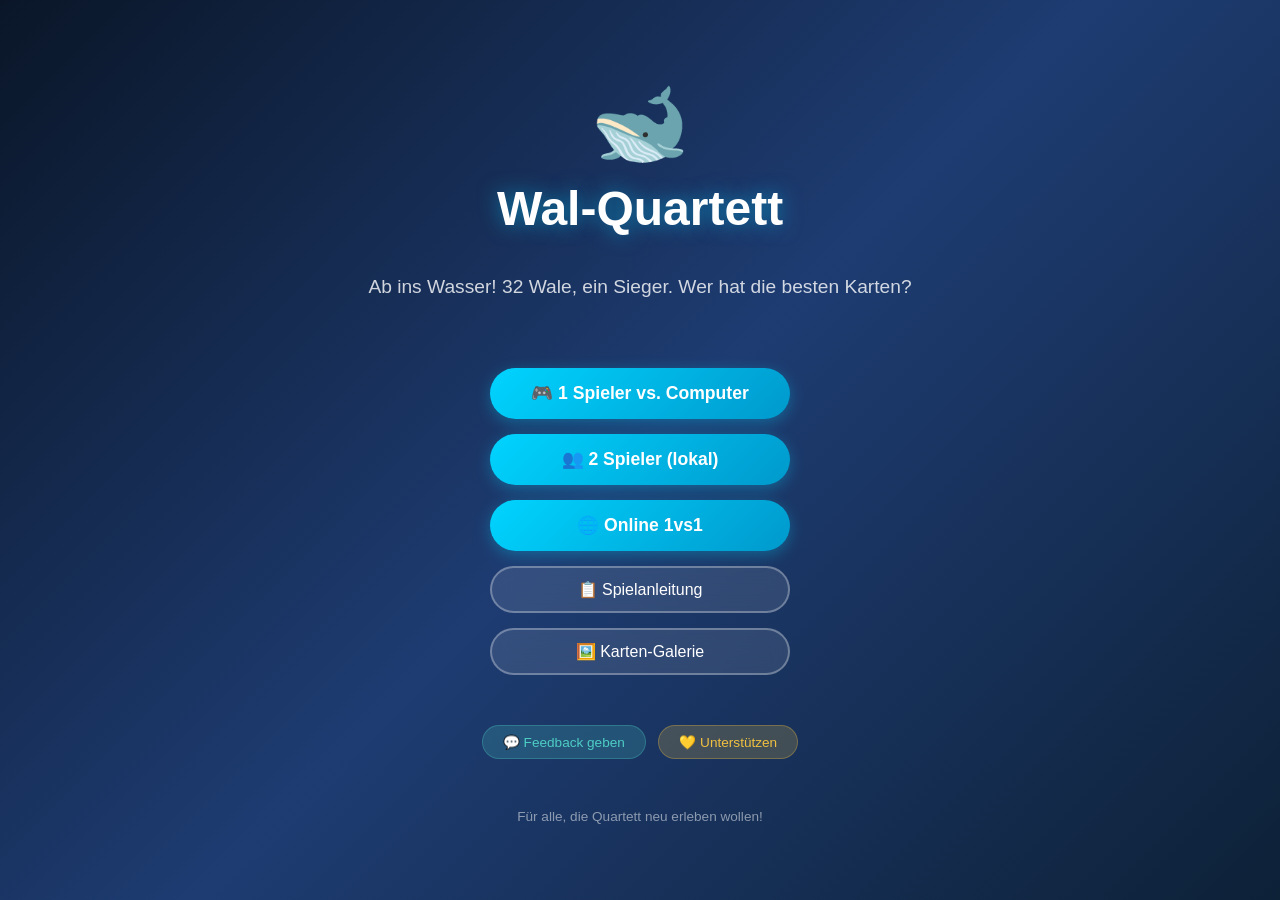
<file: index.html>
<!DOCTYPE html>
<html lang="de">
<head>
    <meta charset="UTF-8">
    <meta name="viewport" content="width=device-width, initial-scale=1.0">
    <meta http-equiv="Cache-Control" content="no-cache, no-store, must-revalidate">
    <meta http-equiv="Pragma" content="no-cache">
    <meta http-equiv="Expires" content="0">
    <title>Wal-Quartett 🐋 – Digitales Spiel</title>
    <link rel="stylesheet" href="css/game.css?v=80">
    <link rel="stylesheet" href="css/card_info_flip.css?v=79">

<style>
/* === CHAT === */
.chat-panel {
    position: fixed;
    bottom: 20px;
    right: max(8px, 2vw);
    width: min(280px, 92vw);
    max-width: 92vw;
    box-sizing: border-box;
    max-height: 350px;
    background: rgba(0,0,0,0.85);
    border: 2px solid #f0c040;
    border-radius: 12px;
    display: flex;
    flex-direction: column;
    /* Issue #31: Chat muss ueber den Overlays (z-index 1000) liegen,
       damit er auch im Rund-/Win-Screen benutzbar bleibt */
    z-index: 1100;
    overflow: hidden;
}
.chat-header {
    background: #f0c040;
    color: #1a1a2e;
    padding: 8px 12px;
    display: flex;
    justify-content: space-between;
    align-items: center;
    font-weight: bold;
}
.chat-toggle {
    background: none;
    border: none;
    color: #1a1a2e;
    font-size: 18px;
    cursor: pointer;
    padding: 0 4px;
}
.chat-messages {
    flex: 1;
    overflow-y: auto;
    padding: 8px;
    font-size: 13px;
    color: #fff;
}
.chat-message {
    margin-bottom: 6px;
    word-break: break-word;
}
.chat-message .sender {
    color: #f0c040;
    font-weight: bold;
}
.chat-message .sender.me {
    color: #4fc3f7;
}
.chat-message .chat-avatar {
    margin-right: 4px;
    font-size: 1.1em;
}
.chat-message .time {
    color: #888;
    font-size: 10px;
    margin-left: 4px;
}
.chat-input-row {
    display: flex;
    padding: 6px;
    border-top: 1px solid #333;
    gap: 4px;
}
.chat-input-row input {
    flex: 1;
    padding: 6px 10px;
    border: none;
    border-radius: 6px;
    background: #2a2a4a;
    color: #fff;
    font-size: 13px;
}
.chat-input-row button {
    background: #f0c040;
    border: none;
    border-radius: 6px;
    padding: 6px 12px;
    cursor: pointer;
    font-weight: bold;
    color: #1a1a2e;
}
.chat-float-wrapper {
    position: fixed;
    bottom: 20px;
    right: max(8px, 2vw);
    width: 50px;
    height: 50px;
    cursor: pointer;
    /* Issue #31: Float-Button ebenfalls ueber den Overlays */
    z-index: 1100;
    display: flex;
    align-items: center;
    justify-content: center;
}
.chat-float-img {
    width: 50px;
    height: 50px;
    filter: invert(1) drop-shadow(0 2px 4px rgba(0,0,0,0.3));
    transition: transform 0.2s;
}
.chat-float-wrapper:hover .chat-float-img {
    transform: scale(1.1);
}
.chat-badge {
    position: absolute;
    top: -4px;
    left: -4px;
    width: 18px;
    height: 18px;
    background: #f0c040;
    border-radius: 50%;
    border: 2px solid #1a1a2e;
    animation: pulse 2s infinite;
}
@keyframes pulse {
    0% { transform: scale(1); }
    50% { transform: scale(1.2); }
    100% { transform: scale(1); }
}
</style>

</head>
<body>
<!-- === SCREEN 1: START === -->
<div id="start-screen" class="screen active">
    <div class="logo">🐋<span class="spout spout-mid" aria-hidden="true"></span><span class="spout spout-left" aria-hidden="true"></span><span class="spout spout-right" aria-hidden="true"></span></div>
    <h1 class="title">Wal-Quartett</h1>
    <p class="subtitle">Ab ins Wasser! 32 Wale, ein Sieger. Wer hat die besten Karten?</p>
    <div class="menu-buttons">
        <button class="btn-primary" onclick="showDifficulty()">🎮 1 Spieler vs. Computer</button>
        <button class="btn-primary" onclick="showPlayer2Setup()">👥 2 Spieler (lokal)</button>
        <button class="btn-primary" onclick="showOnlineSetup()">🌐 Online 1vs1</button>
        <button class="btn-secondary" onclick="showRules()">📋 Spielanleitung</button>
        <button class="btn-secondary" onclick="goToGallery()">🖼️ Karten-Galerie</button>
    </div>
    <div style="margin-top: 20px;">
        <button class="btn-small" onclick="showFeedbackForm()" style="background: rgba(78,205,196,0.2); color: #4ecdc4; border: 1px solid rgba(78,205,196,0.3); padding: 8px 20px; border-radius: 20px; font-size: 0.85rem; cursor: pointer;">💬 Feedback geben</button>
        <button class="btn-small" onclick="showSupport()" style="background: rgba(240,192,64,0.2); color: #f0c040; border: 1px solid rgba(240,192,64,0.3); padding: 8px 20px; border-radius: 20px; font-size: 0.85rem; cursor: pointer; margin-left: 8px;">💛 Unterstützen</button>
    </div>
    <p style="margin-top: 20px; opacity: 0.5; font-size: 0.85em;">
        Für alle, die Quartett neu erleben wollen!
    </p>
</div>
<!-- === SCREEN 2: DIFFICULTY SELECT === -->
<div id="difficulty-screen" class="screen">
    <div class="logo">🎯</div>
    <h1 class="title">Schwierigkeit wählen</h1>
    <p class="subtitle">Wie stark soll der Computer-Gegner sein?</p>
    <div class="difficulty-select">
        <div class="diff-card" data-diff="easy" onclick="selectDifficulty('easy')">
            <div class="diff-emoji">🌊</div>
            <div class="diff-label">Leicht</div>
            <div class="diff-desc">Computer wählt zufällig</div>
        </div>
        <div class="diff-card" data-diff="medium" onclick="selectDifficulty('medium')">
            <div class="diff-emoji">🌊🌊</div>
            <div class="diff-label">Mittel</div>
            <div class="diff-desc">Computer wählt beste Kategorie</div>
        </div>
        <div class="diff-card" data-diff="hard" onclick="selectDifficulty('hard')">
            <div class="diff-emoji">🌊🌊🌊</div>
            <div class="diff-label">Schwer</div>
            <div class="diff-desc">Computer spielt optimal</div>
        </div>
    </div>
    <div style="margin-top: 30px;">
        <button class="btn-primary" id="start-game-btn" onclick="startGame()" disabled>▶️ Spiel starten</button>
        <button class="btn-secondary" onclick="showStart()">⬅️ Zurück</button>
    </div>
</div>
<!-- === SCREEN 2b: 2 SPIELER SETUP === -->
<div id="player2-screen" class="screen">
    <div class="logo">👥</div>
    <h1 class="title">2 Spieler</h1>
    <p class="subtitle">Gib die Namen der beiden Spieler ein</p>
    <div class="menu-buttons" style="gap: 20px;">
        <div style="text-align: left; width: 300px;">
            <label style="font-size: 0.9em; opacity: 0.8;">Spieler 1:</label>
            <input type="text" id="p2-name-1" value="Spieler 1" style="width: 100%; padding: 12px; margin-top: 5px; border-radius: 10px; border: 2px solid rgba(255,255,255,0.3); background: rgba(255,255,255,0.1); color: #fff; font-size: 1em;">
        </div>
        <div style="text-align: left; width: 300px; margin-top: 10px;">
            <label style="font-size: 0.9em; opacity: 0.8;">Spieler 2:</label>
            <input type="text" id="p2-name-2" value="Spieler 2" style="width: 100%; padding: 12px; margin-top: 5px; border-radius: 10px; border: 2px solid rgba(255,255,255,0.3); background: rgba(255,255,255,0.1); color: #fff; font-size: 1em;">
        </div>
    </div>
    <div style="margin-top: 30px;">
        <button class="btn-primary" onclick="startGame2P()">▶️ Spiel starten</button>
        <button class="btn-secondary" onclick="showStart()">⬅️ Zurück</button>
    </div>
</div>
<!-- === SCREEN 2c: ONLINE 1v1 SETUP === -->
<div id="online-screen" class="screen">
    <div class="logo">🌐</div>
    <h1 class="title">Online 1vs1</h1>
    <p class="subtitle">Spiele gegen Freunde über das Internet</p>
    <div class="menu-buttons" style="gap: 20px;">
        <!-- Raum erstellen (Spieler 1) -->
        <div id="online-create-section" style="text-align: center; width: 320px;">
            <!-- Name: Wird von beiden Spielern benötigt -->
            <label style="font-size: 0.9em; opacity: 0.8; display: block; margin-bottom: 5px;">👤 Dein Name:</label>
            <input type="text" id="online-player-name" value="" placeholder="Gib deinen Namen ein" maxlength="20" style="width: 100%; padding: 12px; margin-bottom: 10px; text-align: center; border-radius: 10px; border: 2px solid #4dabf7; background: rgba(255,255,255,0.1); color: #fff; font-size: 1em;">
            <label style="font-size: 0.85em; opacity: 0.7; display: block; margin-bottom: 5px;">Wähle deinen Avatar:</label>
            <div id="avatar-selector" style="display: flex; justify-content: center; gap: 8px; margin-bottom: 20px;">
                <button onclick="selectAvatar('🐋')" class="avatar-btn selected" data-avatar="🐋" style="font-size: 2em; padding: 8px; border: 3px solid #4dabf7; border-radius: 12px; background: rgba(77,171,247,0.2); cursor: pointer; transition: all 0.2s;">🐋</button>
                <button onclick="selectAvatar('🦈')" class="avatar-btn" data-avatar="🦈" style="font-size: 2em; padding: 8px; border: 2px solid rgba(255,255,255,0.3); border-radius: 12px; background: rgba(255,255,255,0.1); cursor: pointer; transition: all 0.2s;">🦈</button>
                <button onclick="selectAvatar('🐬')" class="avatar-btn" data-avatar="🐬" style="font-size: 2em; padding: 8px; border: 2px solid rgba(255,255,255,0.3); border-radius: 12px; background: rgba(255,255,255,0.1); cursor: pointer; transition: all 0.2s;">🐬</button>
                <button onclick="selectAvatar('🦭')" class="avatar-btn" data-avatar="🦭" style="font-size: 2em; padding: 8px; border: 2px solid rgba(255,255,255,0.3); border-radius: 12px; background: rgba(255,255,255,0.1); cursor: pointer; transition: all 0.2s;">🦭</button>
                <button onclick="selectAvatar('🐙')" class="avatar-btn" data-avatar="🐙" style="font-size: 2em; padding: 8px; border: 2px solid rgba(255,255,255,0.3); border-radius: 12px; background: rgba(255,255,255,0.1); cursor: pointer; transition: all 0.2s;">🐙</button>
            </div>
            <div style="border-top: 1px solid rgba(255,255,255,0.2); padding-top: 20px;">
                <button class="btn-primary" onclick="createOnlineRoom()" style="width: 100%;">🎲 Raum erstellen</button>
            </div>
            <p style="font-size: 0.85em; opacity: 0.7; margin: 15px 0;">— oder —</p>
            <div style="margin-top: 10px;">
                <label style="font-size: 0.9em; opacity: 0.8; display: block; margin-bottom: 5px;">🔑 Raum-Code:</label>
                <input type="text" id="online-room-code" placeholder="z.B. A7B3C9" maxlength="6" style="width: 100%; padding: 12px; text-align: center; text-transform: uppercase; border-radius: 10px; border: 2px solid rgba(255,255,255,0.3); background: rgba(255,255,255,0.1); color: #fff; font-size: 1.2em; letter-spacing: 4px;">
                <button class="btn-primary" onclick="joinOnlineRoom()" style="width: 100%; margin-top: 10px;">🚪 Raum beitreten</button>
            </div>
        </div>
        <!-- Warte auf Gegenspieler (wird nach Raum-Erstellung angezeigt) -->
        <div id="online-wait-section" style="display: none; text-align: center;">
            <div style="font-size: 2em; margin-bottom: 15px;">⏳</div>
            <p style="font-size: 1.1em;">Warte auf Gegenspieler...</p>
            <div style="margin: 20px 0; padding: 15px; background: rgba(255,255,255,0.1); border-radius: 10px;">
                <p style="font-size: 0.85em; opacity: 0.7; margin-bottom: 5px;">Dein Code:</p>
                <div id="online-display-code" style="font-size: 1.8em; font-weight: bold; letter-spacing: 6px; font-family: monospace; color: #4dabf7;">----</div>
            </div>
            <button class="btn-secondary" onclick="cancelOnlineRoom()">❌ Abbrechen</button>
        </div>
    </div>
    <div style="margin-top: 30px;">
        <button class="btn-secondary" onclick="showStart()">⬅️ Zurück</button>
    </div>
</div>
<!-- === SCREEN 3: SPIEL === -->
<div id="game-screen" class="screen">
    <div class="game-header">
        <div class="game-title">🐋 Wal-Quartett</div>
        <div class="game-info">
            <span class="score-display" id="score-display">Du: 16 · Computer: 16</span>
            <button class="btn-small" onclick="toggleSoundUI(this)">🔊</button><button class="btn-small" onclick="showFeedbackForm()">💬 Feedback</button><button class="btn-small" onclick="quitGame()">🏠 Menü</button>
        </div>
    </div>
    <div class="playing-area">
        <!-- Spieler-Zone -->
        <div class="player-zone" id="player-zone">
            <div class="player-name" id="player-zone-name">👤 Du</div>
            <div class="card-count" id="player-count">16 Karten</div>
            <div id="player-card-container">
                <!-- Karte wird hier gerendert -->
            </div>
        </div>
        <!-- Mitte / Jackpot -->
        <div class="center-zone">
            <div class="turn-indicator" id="turn-indicator">
                🎯 Du bist dran!<br>
                <small>Wähle eine Kategorie</small>
            </div>
            <div class="jackpot-area" id="jackpot-area">
                <div class="jackpot-label">🏆 Jackpot</div>
                <div class="jackpot-count" id="jackpot-count">0 Karten</div>
                <div class="jackpot-cards" id="jackpot-cards"></div>
            </div>
        </div>
        <!-- Computer-Zone -->
        <div class="player-zone" id="computer-zone">
            <div class="player-name" id="computer-zone-name">🤖 Computer</div>
            <div class="card-count" id="computer-count">16 Karten</div>
            <div id="computer-card-container">
                <!-- Kartenrücken wird hier gerendert -->
            </div>
        </div>
    </div>
</div>


    <!-- Chat-Bereich -->
    <div class="chat-panel" id="chat-panel" style="display:none;">
        <div class="chat-header">
            <span><img src="images/chat-icon.png" style="width:20px;height:20px;vertical-align:middle;margin-right:6px;filter:invert(1);" alt=""> Chat</span>
            <button onclick="toggleChat()" class="chat-toggle" aria-label="Chat schliessen" title="Chat schliessen">×</button>
        </div>
        <div class="chat-messages" id="chat-messages"></div>
        <div class="chat-input-row">
            <input type="text" id="chat-input" placeholder="Nachricht..." maxlength="200" onkeypress="if(event.key==='Enter')sendChatMessage()">
            <button onclick="sendChatMessage()" aria-label="Nachricht senden">➤</button>
        </div>
    </div>
    <!-- Chat-Float-Button -->
    <div class="chat-float-wrapper" id="chat-float-wrapper" onclick="toggleChat()" role="button" aria-label="Chat ein- und ausblenden" style="display:none;">
        <img src="images/chat-icon.png" class="chat-float-img" alt="Chat">
        <div class="chat-badge" id="chat-badge" style="display:none;"></div>
    </div>

<!-- === ERGEBNIS-OVERLAY === -->
<div class="result-overlay" id="result-overlay">
    <div class="result-box slide-in">
        <div class="result-emoji" id="result-emoji">🏆</div>
        <div class="result-title" id="result-title">Runde gewonnen!</div>
        <div class="result-text" id="result-text">Du bekommst die Karten.</div>
        <!-- Im Online-Modus: Nur Overlay schliessen. Im Offline-Modus: nextRound() -->
        <button class="btn-primary" onclick="if(gameState.gameMode==='online'){hideResult();}else{nextRound();}">Weiter ➡️</button>
    </div>
</div>
<!-- === SPIELENDE-OVERLAY === -->
<div class="result-overlay" id="gameover-overlay">
    <div class="result-box slide-in">
        <div class="result-emoji" id="gameover-emoji">🎉</div>
        <div class="result-title" id="gameover-title">Spielende!</div>
        <div class="result-text" id="gameover-text"></div>
        <div class="gameover-actions">
            <button class="btn-primary btn-gold" id="btn-rematch" onclick="requestRematch()" style="display:none;">🔁 Rematch</button>
            <button class="btn-primary" onclick="showStart()">Neues Spiel 🔄</button>
        </div>
    </div>
</div>
<!-- === ANLEITUNGS-OVERLAY === -->
<div class="result-overlay" id="rules-overlay">
    <div class="result-box" style="max-width: 600px; text-align: left;">
        <div class="result-title" style="text-align: center;">📋 Spielanleitung</div>
        <div style="margin: 20px 0; line-height: 1.6;">
            <p><strong>Ziel:</strong> Sammle alle 32 Karten.</p>
            <p style="margin-top: 10px;"><strong>So geht's:</strong></p>
            <ol style="margin-left: 20px; margin-top: 5px;">
                <li>32 Karten werden gemischt und gleichmäßig verteilt (je 16).</li>
                <li>Du wählst eine Kategorie deiner obersten Karte (Gewicht, Länge, Lebenserwartung, Tauchgang oder Geschwindigkeit).</li>
                <li>Der Computer zeigt seine oberste Karte.</li>
                <li>Wer den höheren Wert hat, gewinnt beide Karten.</li>
                <li>Bei Gleichstand gehen die Karten in den Jackpot – der nächste Gewinner bekommt alles.</li>
            </ol>
            <p style="margin-top: 15px;"><strong>Tipp:</strong> Größer ist nicht immer besser – manche Wale sind in bestimmten Kategorien unschlagbar!</p>
        </div>
        <div style="text-align: center; margin-top: 20px;">
            <button class="btn-primary" onclick="closeRules()">Verstanden ✓</button>
        </div>
    </div>
</div>
<!-- === UNTERSTUETZEN-OVERLAY === -->
<div class="result-overlay" id="support-overlay">
    <div class="result-box" style="max-width: 420px;">
        <div class="result-emoji">💛</div>
        <div class="result-title">Projekt unterstützen</div>
        <p style="opacity: 0.9; line-height: 1.5; margin: 10px 0 20px;">
            Wal-Quartett ist kostenlos – ohne Werbung. Wer mag, kann
            Server, Domain und neue Karten-Serien mit einem freiwilligen
            Beitrag unterstützen.
        </p>
        <button class="btn-primary" onclick="window.open('unterstuetzen.html', '_blank')">💛 Unterstützen</button>
        <p style="font-size: 0.78em; opacity: 0.65; margin-top: 15px;">
            Freiwillige Zuwendung, keine Spendenbescheinigung, nicht absetzbar.
        </p>
        <div style="text-align: center; margin-top: 15px;">
            <button class="btn-secondary" onclick="closeSupport()">Später</button>
        </div>
    </div>
</div>
<!-- === GALERIE-OVERLAY === -->
<div class="result-overlay" id="gallery-overlay">
    <div class="result-box" style="max-width: 95vw; max-height: 90vh; overflow-y: auto; text-align: left;">
        <div class="result-title" style="text-align: center; margin-bottom: 20px;">🖼️ Karten-Galerie (32 Walarten)</div>
        <div id="gallery-grid" style="display: grid; grid-template-columns: repeat(auto-fill, minmax(200px, 1fr)); gap: 15px;">
            <!-- Karten werden hier gerendert -->
        </div>
        <div style="text-align: center; margin-top: 20px;">
            <button class="btn-primary" onclick="closeGallery()">Schließen ✓</button>
        </div>
    </div>
</div>
<!-- === SCRIPTS === -->
<script>window.ASSET_V = 80;</script>
<script src="js/whale_wiki_facts.js?v=79"></script>
<script src="js/cards.js?v=79"></script>
<script src="js/audio.js?v=80"></script>
    <script src="js/feedback.js?v=80"></script>
<script src="js/game.js?v=80"></script>
<!-- === ONLINE 1vs1 LOGIC === -->
<script src="js/online.js?v=80"></script>
</body>
</html>
</file>
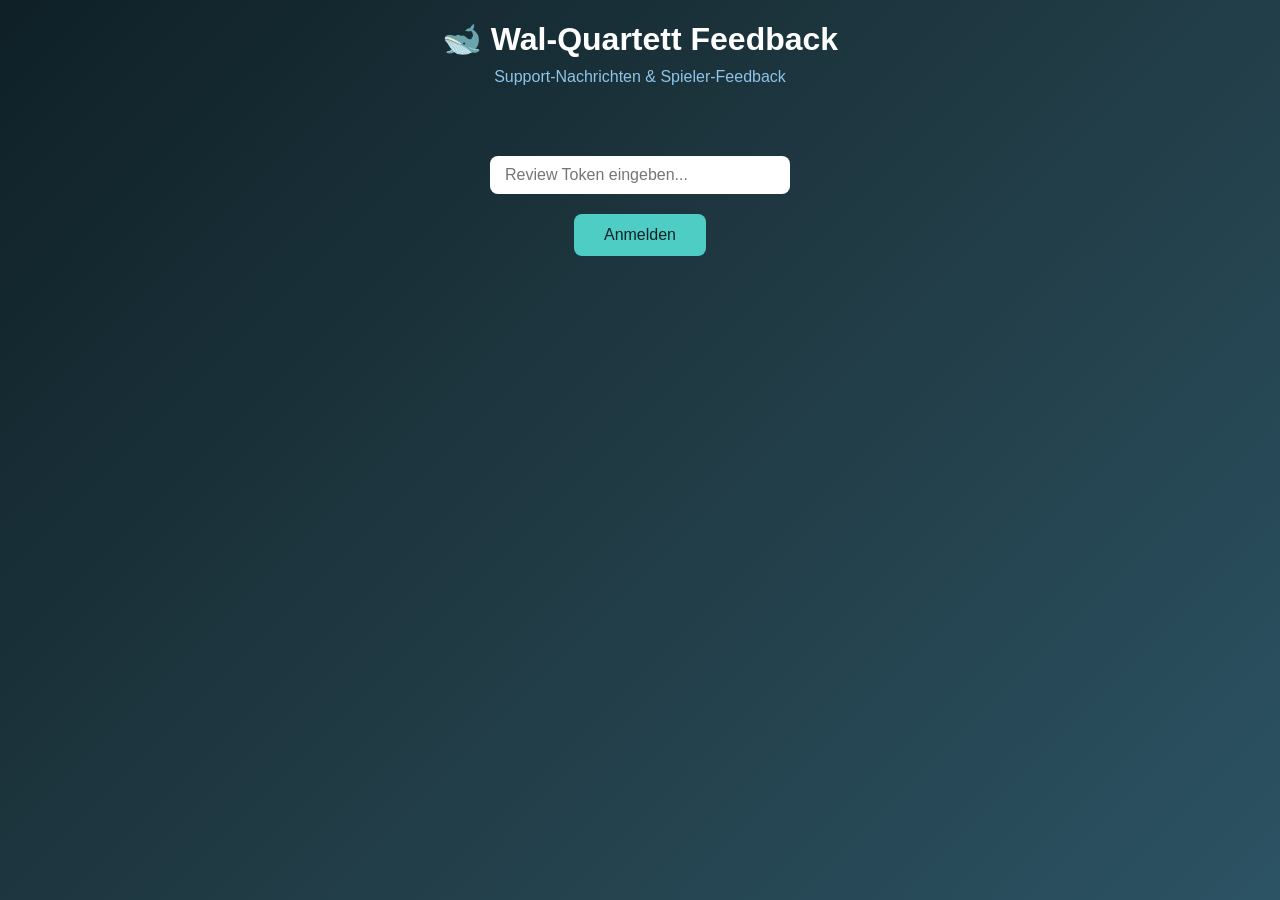
<file: feedback.html>
<!DOCTYPE html>
<html lang="de">
<head>
    <meta charset="UTF-8">
    <meta name="viewport" content="width=device-width, initial-scale=1.0">
    <title>Wal-Quartett Feedback</title>
    <style>
        * { margin: 0; padding: 0; box-sizing: border-box; }
        body {
            font-family: -apple-system, BlinkMacSystemFont, 'Segoe UI', Roboto, sans-serif;
            background: linear-gradient(135deg, #0f2027, #203a43, #2c5364);
            color: #fff;
            min-height: 100vh;
            padding: 20px;
        }
        .container { max-width: 900px; margin: 0 auto; }
        h1 { text-align: center; margin-bottom: 10px; font-size: 2rem; }
        .subtitle { text-align: center; color: #8ec5e8; margin-bottom: 30px; }
        .stats-grid {
            display: grid;
            grid-template-columns: repeat(auto-fit, minmax(200px, 1fr));
            gap: 15px;
            margin-bottom: 30px;
        }
        .stat-card {
            background: rgba(255,255,255,0.1);
            border-radius: 12px;
            padding: 20px;
            text-align: center;
            backdrop-filter: blur(10px);
        }
        .stat-card h3 { font-size: 2rem; color: #4ecdc4; margin-bottom: 5px; }
        .stat-card p { color: #8ec5e8; font-size: 0.9rem; }
        .messages-list { margin-top: 20px; }
        .message {
            background: rgba(255,255,255,0.08);
            border-radius: 10px;
            padding: 15px;
            margin-bottom: 10px;
            border-left: 3px solid #4ecdc4;
        }
        .message.reviewed { border-left-color: #45b7a0; opacity: 0.6; }
        .message-header {
            display: flex;
            justify-content: space-between;
            margin-bottom: 8px;
            font-size: 0.85rem;
            color: #8ec5e8;
        }
        .message-text { line-height: 1.5; }
        .review-btn {
            background: #4ecdc4;
            color: #0f2027;
            border: none;
            padding: 5px 15px;
            border-radius: 5px;
            cursor: pointer;
            font-size: 0.8rem;
            margin-top: 10px;
        }
        .review-btn:hover { background: #45b7a0; }
        .empty { text-align: center; color: #8ec5e8; padding: 40px; }
        .refresh-btn {
            display: block;
            margin: 0 auto 20px;
            background: #4ecdc4;
            color: #0f2027;
            border: none;
            padding: 12px 30px;
            border-radius: 8px;
            font-size: 1rem;
            cursor: pointer;
        }
        .token-input {
            display: block;
            margin: 0 auto 20px;
            padding: 10px 15px;
            border-radius: 8px;
            border: none;
            width: 300px;
            font-size: 1rem;
        }
        #login-section { text-align: center; padding: 40px; }
        .hidden { display: none !important; }
    </style>
</head>
<body>
    <div class="container">
        <h1>🐋 Wal-Quartett Feedback</h1>
        <p class="subtitle">Support-Nachrichten & Spieler-Feedback</p>

        <div id="login-section">
            <input type="password" class="token-input" id="token" placeholder="Review Token eingeben...">
            <button class="refresh-btn" onclick="loadFeedback()">Anmelden</button>
        </div>

        <div id="dashboard" class="hidden">
            <button class="refresh-btn" onclick="loadFeedback()">🔄 Aktualisieren</button>

            <div class="stats-grid">
                <div class="stat-card">
                    <h3 id="total-count">0</h3>
                    <p>Gesamt-Nachrichten</p>
                </div>
                <div class="stat-card">
                    <h3 id="unreviewed-count">0</h3>
                    <p>Ungelesen</p>
                </div>
                <div class="stat-card">
                    <h3 id="reviewed-count">0</h3>
                    <p>Bearbeitet</p>
                </div>
                <div class="stat-card">
                    <h3 id="retention">7 Tage</h3>
                    <p>Auto-Loschung</p>
                </div>
            </div>

            <div id="messages-list" class="messages-list"></div>
        </div>
    </div>

    <script>
        const API_BASE = window.location.origin + '/api';

        async function loadFeedback() {
            const token = document.getElementById('token').value;
            if (!token) return;

            try {
                const res = await fetch(`${API_BASE}/review?token=${token}`);
                if (!res.ok) throw new Error('Unauthorized');
                const messages = await res.json();

                document.getElementById('login-section').classList.add('hidden');
                document.getElementById('dashboard').classList.remove('hidden');

                document.getElementById('total-count').textContent = messages.length;
                document.getElementById('unreviewed-count').textContent = messages.filter(m => !m.reviewed).length;
                document.getElementById('reviewed-count').textContent = messages.filter(m => m.reviewed).length;

                const list = document.getElementById('messages-list');
                if (messages.length === 0) {
                    list.innerHTML = '<div class="empty">Keine Nachrichten vorhanden</div>';
                    return;
                }

                list.innerHTML = messages.map(m => `
                    <div class="message ${m.reviewed ? 'reviewed' : ''}">
                        <div class="message-header">
                            <span><strong>${escapeHtml(m.name)}</strong> — ${new Date(m.timestamp).toLocaleString('de-DE')}</span>
                            <span>${m.reviewed ? '✅ Bearbeitet' : '📩 Neu'}</span>
                        </div>
                        <div class="message-text">${escapeHtml(m.text)}</div>
                        ${!m.reviewed ? `<button class="review-btn" onclick="markReviewed('${m.id}', '${token}')">Als bearbeitet markieren</button>` : ''}
                    </div>
                `).join('');
            } catch (err) {
                alert('Fehler: ' + err.message);
            }
        }

        async function markReviewed(id, token) {
            try {
                await fetch(`${API_BASE}/review?token=${token}`, {
                    method: 'POST',
                    headers: { 'Content-Type': 'application/json' },
                    body: JSON.stringify({ id })
                });
                loadFeedback();
            } catch (err) {
                alert('Fehler beim Markieren');
            }
        }

        function escapeHtml(text) {
            const div = document.createElement('div');
            div.textContent = text;
            return div.innerHTML;
        }

        // Auto-refresh every 30 seconds
        setInterval(() => {
            if (!document.getElementById('dashboard').classList.contains('hidden')) {
                loadFeedback();
            }
        }, 30000);
    </script>
</body>
</html>
</file>
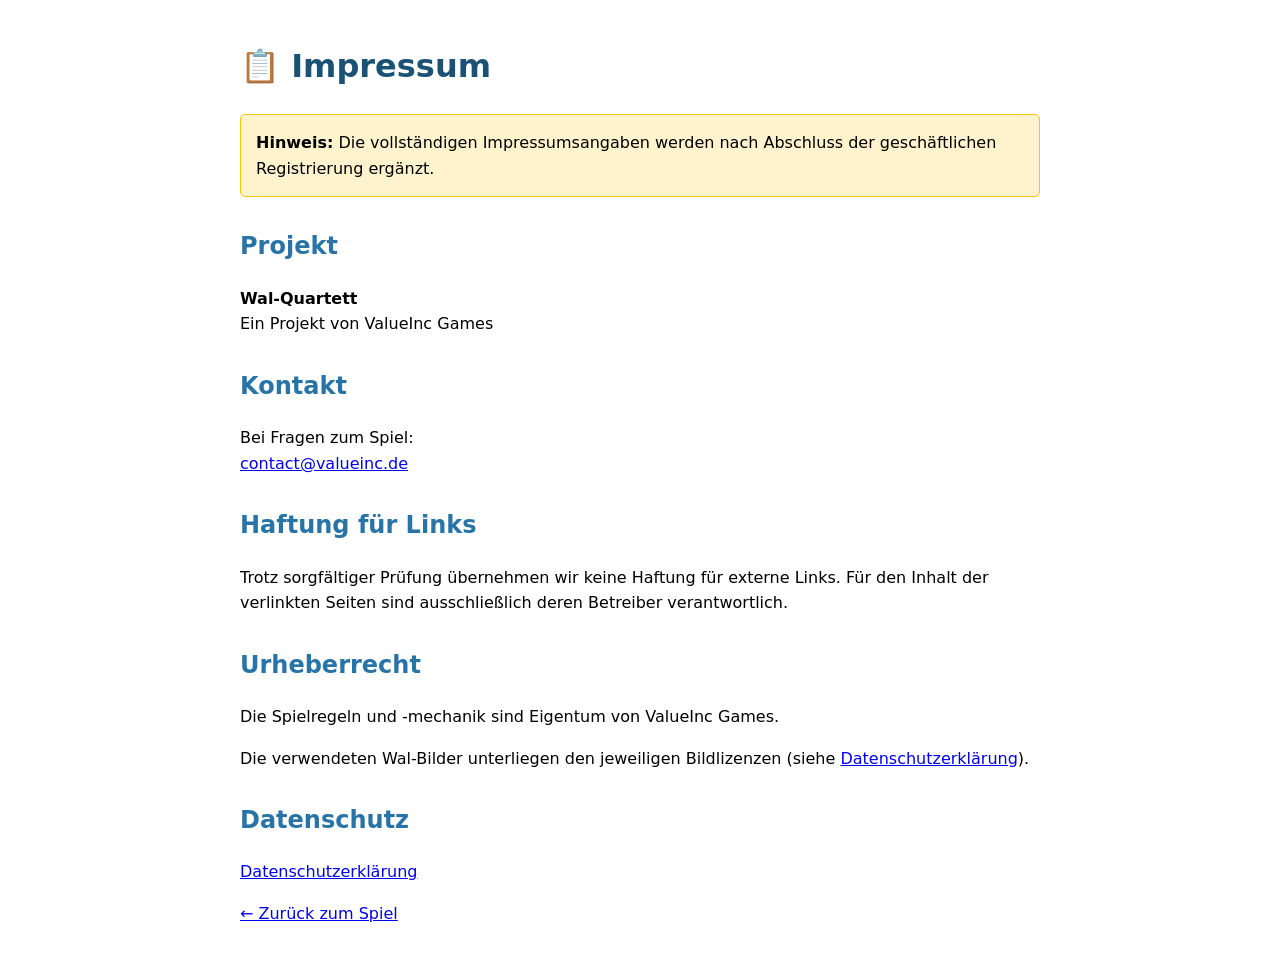
<file: impressum.html>
<!DOCTYPE html>
<html lang="de">
<head>
    <meta charset="UTF-8">
    <meta name="viewport" content="width=device-width, initial-scale=1.0">
    <title>Impressum — Wal-Quartett</title>
    <style>
        body { font-family: system-ui, sans-serif; max-width: 800px; margin: 0 auto; padding: 20px; line-height: 1.6; }
        h1 { color: #1a5276; }
        h2 { color: #2874a6; margin-top: 30px; }
        .notice { background: #fff3cd; border: 1px solid #ffc107; padding: 15px; border-radius: 5px; margin: 20px 0; }
    </style>
</head>
<body>
    <h1>📋 Impressum</h1>

    <div class="notice">
        <strong>Hinweis:</strong> Die vollständigen Impressumsangaben werden nach Abschluss der 
        geschäftlichen Registrierung ergänzt.
    </div>

    <h2>Projekt</h2>
    <p>
        <strong>Wal-Quartett</strong><br>
        Ein Projekt von ValueInc Games
    </p>

    <h2>Kontakt</h2>
    <p>
        Bei Fragen zum Spiel:<br>
        <a href="mailto:contact@valueinc.de">contact@valueinc.de</a>
    </p>

    <h2>Haftung für Links</h2>
    <p>Trotz sorgfältiger Prüfung übernehmen wir keine Haftung für externe Links.
    Für den Inhalt der verlinkten Seiten sind ausschließlich deren Betreiber verantwortlich.</p>

    <h2>Urheberrecht</h2>
    <p>Die Spielregeln und -mechanik sind Eigentum von ValueInc Games.</p>
    <p>Die verwendeten Wal-Bilder unterliegen den jeweiligen Bildlizenzen 
    (siehe <a href="/privacy">Datenschutzerklärung</a>).</p>

    <h2>Datenschutz</h2>
    <p><a href="/privacy">Datenschutzerklärung</a></p>

    <p><a href="/">← Zurück zum Spiel</a></p>
</body>
</html>
</file>
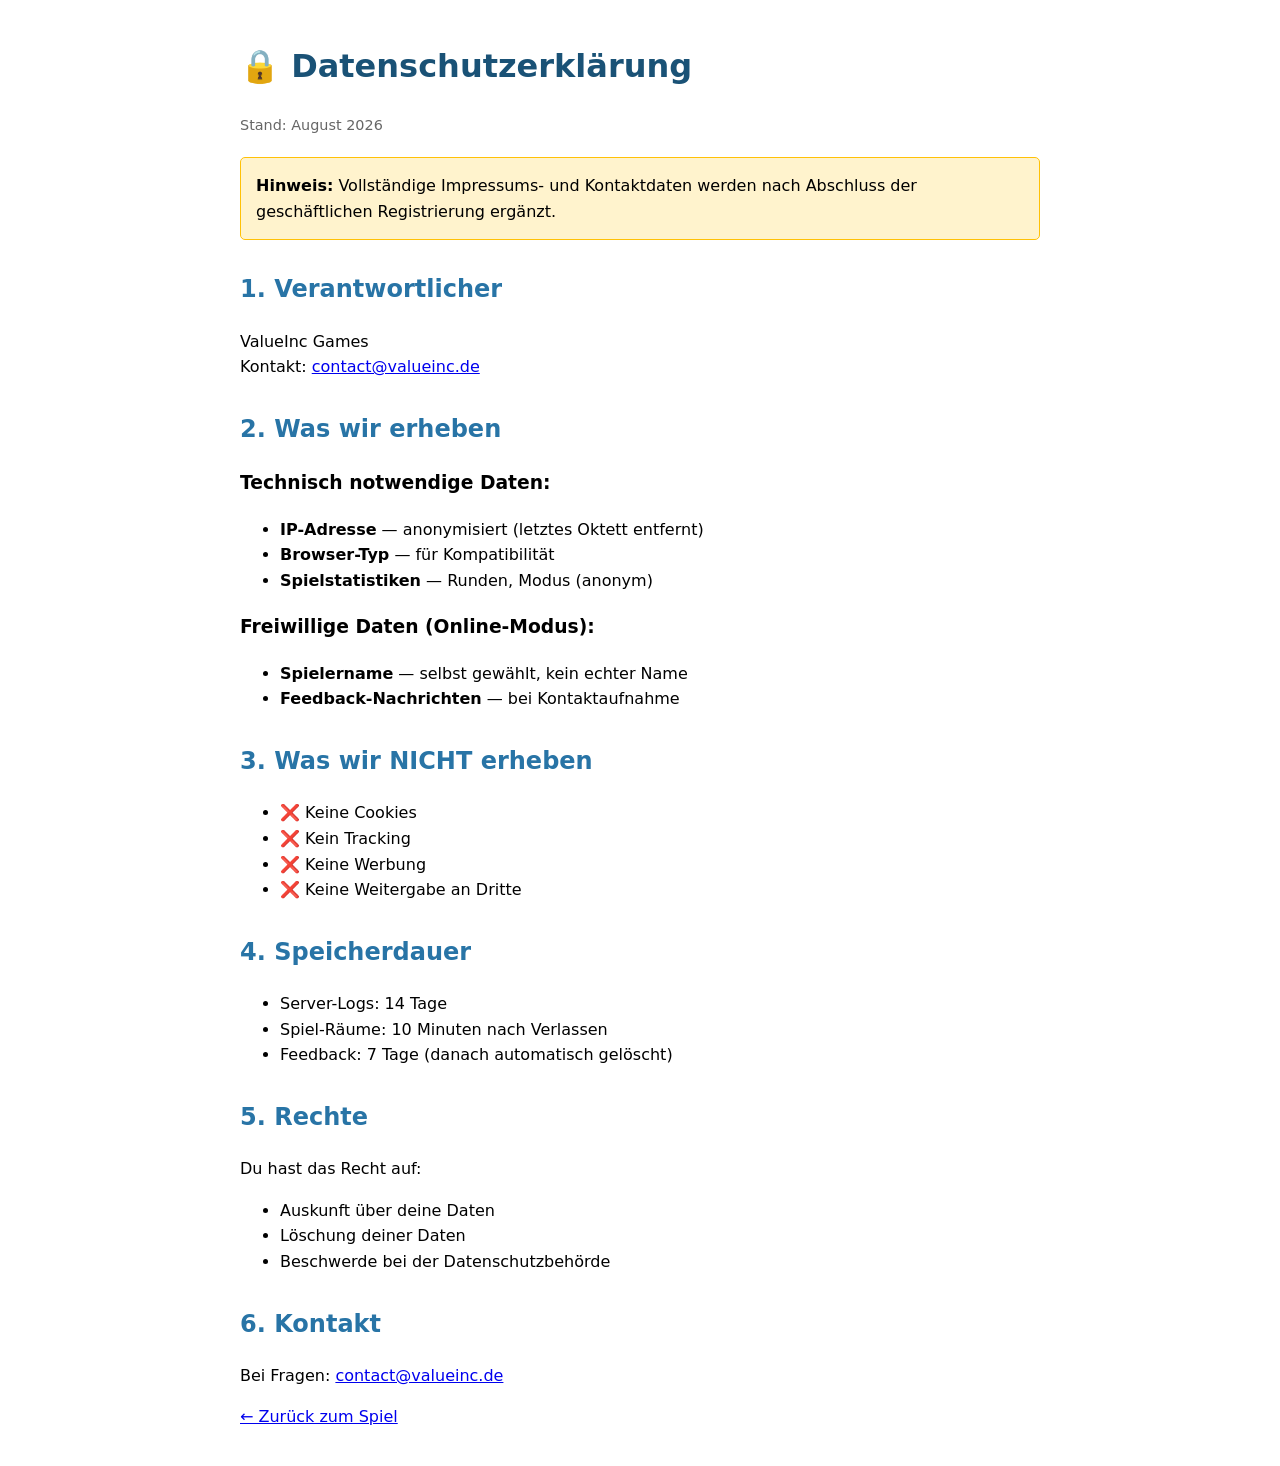
<file: privacy.html>
<!DOCTYPE html>
<html lang="de">
<head>
    <meta charset="UTF-8">
    <meta name="viewport" content="width=device-width, initial-scale=1.0">
    <title>Datenschutzerklärung — Wal-Quartett</title>
    <style>
        body { font-family: system-ui, sans-serif; max-width: 800px; margin: 0 auto; padding: 20px; line-height: 1.6; }
        h1 { color: #1a5276; }
        h2 { color: #2874a6; margin-top: 30px; }
        .last-updated { color: #666; font-size: 0.9em; }
        .notice { background: #fff3cd; border: 1px solid #ffc107; padding: 15px; border-radius: 5px; margin: 20px 0; }
    </style>
</head>
<body>
    <h1>🔒 Datenschutzerklärung</h1>
    <p class="last-updated">Stand: August 2026</p>

    <div class="notice">
        <strong>Hinweis:</strong> Vollständige Impressums- und Kontaktdaten werden nach 
        Abschluss der geschäftlichen Registrierung ergänzt.
    </div>

    <h2>1. Verantwortlicher</h2>
    <p>ValueInc Games<br>
    Kontakt: <a href="mailto:contact@valueinc.de">contact@valueinc.de</a></p>

    <h2>2. Was wir erheben</h2>
    <h3>Technisch notwendige Daten:</h3>
    <ul>
        <li><strong>IP-Adresse</strong> — anonymisiert (letztes Oktett entfernt)</li>
        <li><strong>Browser-Typ</strong> — für Kompatibilität</li>
        <li><strong>Spielstatistiken</strong> — Runden, Modus (anonym)</li>
    </ul>

    <h3>Freiwillige Daten (Online-Modus):</h3>
    <ul>
        <li><strong>Spielername</strong> — selbst gewählt, kein echter Name</li>
        <li><strong>Feedback-Nachrichten</strong> — bei Kontaktaufnahme</li>
    </ul>

    <h2>3. Was wir NICHT erheben</h2>
    <ul>
        <li>❌ Keine Cookies</li>
        <li>❌ Kein Tracking</li>
        <li>❌ Keine Werbung</li>
        <li>❌ Keine Weitergabe an Dritte</li>
    </ul>

    <h2>4. Speicherdauer</h2>
    <ul>
        <li>Server-Logs: 14 Tage</li>
        <li>Spiel-Räume: 10 Minuten nach Verlassen</li>
        <li>Feedback: 7 Tage (danach automatisch gelöscht)</li>
    </ul>

    <h2>5. Rechte</h2>
    <p>Du hast das Recht auf:</p>
    <ul>
        <li>Auskunft über deine Daten</li>
        <li>Löschung deiner Daten</li>
        <li>Beschwerde bei der Datenschutzbehörde</li>
    </ul>

    <h2>6. Kontakt</h2>
    <p>Bei Fragen: <a href="mailto:contact@valueinc.de">contact@valueinc.de</a></p>

    <p><a href="/">← Zurück zum Spiel</a></p>
</body>
</html>
</file>
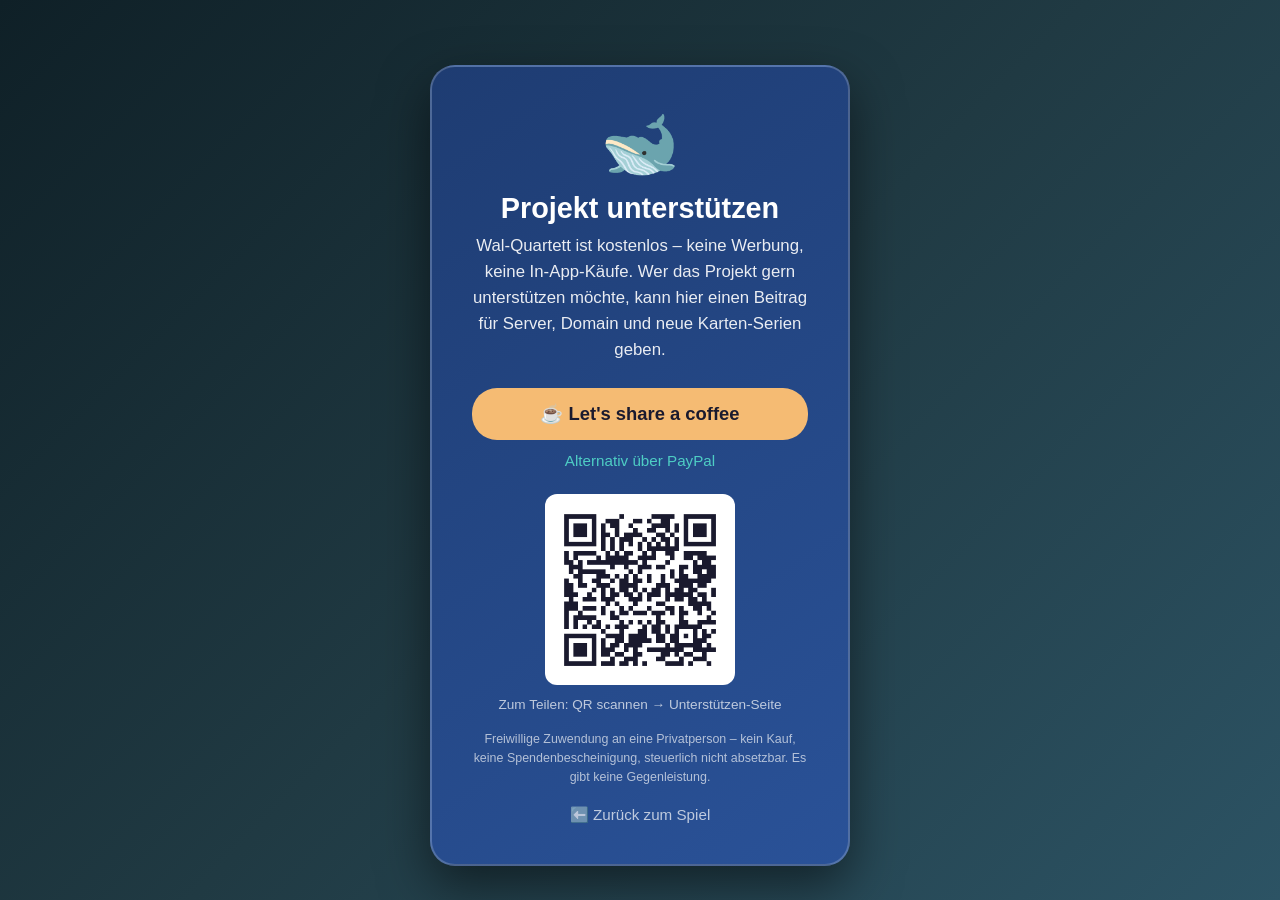
<file: unterstuetzen.html>
<!DOCTYPE html>
<html lang="de">
<head>
    <meta charset="UTF-8">
    <meta name="viewport" content="width=device-width, initial-scale=1.0">
    <meta http-equiv="Cache-Control" content="no-cache, no-store, must-revalidate">
    <meta http-equiv="Pragma" content="no-cache">
    <meta http-equiv="Expires" content="0">
    <title>Wal-Quartett 🐋 – Projekt unterstützen</title>
    <link rel="stylesheet" href="css/game.css?v=57">
    <style>
        body {
            font-family: -apple-system, BlinkMacSystemFont, 'Segoe UI', Roboto, sans-serif;
            background: linear-gradient(135deg, #0f2027, #203a43, #2c5364);
            color: #fff;
            min-height: 100vh;
            display: flex;
            justify-content: center;
            align-items: flex-start;
            padding: 20px;
        }
        .support-box {
            background: linear-gradient(145deg, #1e3c72, #2a5298);
            border-radius: 25px;
            padding: 40px;
            text-align: center;
            max-width: 420px;
            width: 100%;
            box-shadow: 0 20px 50px rgba(0,0,0,0.5);
            border: 2px solid rgba(255,255,255,0.2);
            margin-top: 5vh;
        }
        .support-emoji { font-size: 4em; margin-bottom: 10px; }
        .support-title { font-size: 1.8em; font-weight: bold; margin-bottom: 8px; }
        .support-text { font-size: 1.05em; opacity: 0.9; line-height: 1.55; margin-bottom: 25px; }
        .support-alt {
            display: block;
            margin-top: 12px;
            color: #4ecdc4;
            text-decoration: none;
            font-size: 0.95em;
        }
        .support-alt:hover { text-decoration: underline; }
        .qr-wrap { margin-top: 25px; padding-top: 20px; border-top: 1px solid rgba(255,255,255,0.2); }
        .qr-wrap {
            background: #fff;
            border-radius: 12px;
            padding: 10px;
            display: inline-block;
        }
        .qr-wrap img { width: 170px; height: 170px; display: block; }
        .qr-hint { font-size: 0.85em; opacity: 0.7; margin-top: 8px; }
        .back-link {
            display: inline-block;
            margin-top: 20px;
            color: rgba(255,255,255,0.7);
            text-decoration: none;
            font-size: 0.95em;
        }
        .back-link:hover { color: #fff; }
        .fineprint { font-size: 0.78em; opacity: 0.65; margin-top: 18px; line-height: 1.5; }
        @media (max-width: 480px) {
            .support-box { padding: 28px 20px; }
        }
    </style>
</head>
<body>
    <div class="support-box">
        <div class="support-emoji">🐋</div>
        <div class="support-title">Projekt unterstützen</div>
        <p class="support-text">
            Wal-Quartett ist kostenlos – keine Werbung, keine In-App-Käufe.
            Wer das Projekt gern unterstützen möchte, kann hier einen Beitrag
            für Server, Domain und neue Karten-Serien geben.
        </p>

        <div id="kofi-widget-wrap">
            <a href="https://ko-fi.com/M6V626AC0T" target="_blank" rel="noopener" style="display:block;width:100%;background:#f5bb73;color:#1a1a2e;border-radius:25px;padding:15px;font-size:1.15em;font-weight:bold;text-decoration:none;">☕ Let's share a coffee</a>
        </div>
        <a class="support-alt" href="#" onclick="goPaypal(); return false;">Alternativ über PayPal</a>

        <div class="qr-wrap">
            <img src="images/qr-support.png" alt="QR-Code: Wal-Quartett unterstützen">
        </div>
        <p class="qr-hint">Zum Teilen: QR scannen → Unterstützen-Seite</p>

        <p class="fineprint">
            Freiwillige Zuwendung an eine Privatperson – kein Kauf, keine Spendenbescheinigung,
            steuerlich nicht absetzbar. Es gibt keine Gegenleistung.
        </p>

        <a class="back-link" href="index.html">⬅️ Zurück zum Spiel</a>
    </div>

    <script>
        // === SUPPORT-KONFIG ===
        // Ko-fi: M6V626AC0T (Widget unten) | PayPal: Link sobald eingerichtet
        var SUPPORT = {
            kofi:   "https://ko-fi.com/M6V626AC0T",
            paypal: "https://www.paypal.com/pool/9sl0lEcNr8?sr=wccr"
        };

        function goPaypal() {
            window.open(SUPPORT.paypal, '_blank');
            return false;
        }
    </script>
    <!-- Ko-fi Widget -->
    <script type='text/javascript' src='https://storage.ko-fi.com/cdn/widget/Widget_2.js'></script>
    <script type='text/javascript'>
        kofiwidget2.init("Let's share a coffee", '#f5bb73', 'M6V626AC0T');
        document.getElementById('kofi-widget-wrap').innerHTML = kofiwidget2.getHTML();
    </script>
</body>
</html>
</file>
<file: css/game.css>
/* game.css – Whale Quartett Game Board Styling */

* {
    margin: 0;
    padding: 0;
    box-sizing: border-box;
}

/* 07.10.: ohne fixe Hintergrund-Farbe zeigt Chrome-Android beim Overscroll-
   Stretch am Seitenende WEISS (Systemfarbe) — Flo-Report. Root-BG = Stretch-Farbe. */
html {
    background-color: #0a1628;
}

body {
    font-family: 'Segoe UI', Tahoma, Geneva, Verdana, sans-serif;
    background: linear-gradient(135deg, #0a1628 0%, #1e3c72 50%, #0d2137 100%);
    background-color: #0a1628;
    min-height: 100vh;
    color: #fff;
    overflow-x: hidden;
}

/* === SCREEN MANAGEMENT === */
.screen {
    display: none;
    min-height: 100vh;
    width: 100%;
    padding: 20px;
}

.screen.active {
    display: flex;
    flex-direction: column;
    align-items: center;
}

/* === START SCREEN === */
#start-screen {
    justify-content: center;
    text-align: center;
    gap: 30px;
}

.logo {
    font-size: 5em;
    margin-bottom: -20px;
    animation: float 3s ease-in-out infinite;
    position: relative;
    display: inline-block;
}

/* === #22 + #29: Wal bläst alle 7 s Wasser aus dem Blasloch (reines CSS) ===
   ANIMIERTE TROPFEN (Flo-Vorlage Splash-Icon): echte Tränenform mit Outline als
   SVG-Background, 3 Stück; Startpunkt = Blasloch (Noto-Glyph-Kalibrierung:
   0.18em / 0.42em von der Em-Box-Ecke — Wal schwimmt links, taucht leicht).
   Aktivfenster nur 0-15 % im 7-s-Zyklus. transform/opacity-only -> GPU-guenstig. */
.logo .spout {
    position: absolute;
    left: 0.42em;
    top: 0.38em;
    width: 0.24em;
    height: 0.3em;
    background: url("data:image/svg+xml,%3Csvg xmlns='http://www.w3.org/2000/svg' viewBox='0 0 32 40'%3E%3Cpath d='M16 38 C20 30 27 23 27 14 a11 11 0 1 0 -22 0 C5 23 12 30 16 38 Z' fill='%23b7d9ea' stroke='%233d6f88' stroke-width='4' stroke-linejoin='round'/%3E%3C/svg%3E") no-repeat center / contain;
    opacity: 0;
    pointer-events: none;
    transform-origin: 50% 88%;
    animation: whaleSpout 7s ease-out infinite;
    will-change: transform, opacity;
}

/* Fächer: großer Tropfen steil hoch, zwei kleine fliegen seitlich weg + taumeln (Delays 0/70/140 ms) */
.logo .spout-mid   { width: 0.3em;  height: 0.38em;  --tx: 0.02em;  --ty: -0.78em; --rr: 0deg;   }
.logo .spout-left  { width: 0.19em; height: 0.245em; --tx: -0.34em; --ty: -0.52em; --rr: -55deg; animation-delay: 60ms; }
.logo .spout-right { width: 0.19em; height: 0.245em; --tx: 0.32em;  --ty: -0.56em; --rr: 55deg;  animation-delay: 60ms; }

@keyframes whaleSpout {
    0%     { left: 0.42em; top: 0.42em; opacity: 0; transform: translate(0, 0) rotate(0deg) scale(0.25); }
    1.5%   { opacity: 1; }
    9%     { opacity: 0.95; }
    14%    { left: calc(0.42em + var(--tx, 0em)); top: calc(0.42em + var(--ty, -0.55em)); opacity: 0; transform: translate(0, 0) rotate(var(--rr, 0deg)) scale(0.95); }
    15%    { opacity: 0; }
    100%   { opacity: 0; }
}

@media (prefers-reduced-motion: reduce) {
    .logo .spout { animation: none; opacity: 0; }
}

.title {
    font-size: 3em;
    text-shadow: 0 0 20px rgba(0, 212, 255, 0.5);
    margin-bottom: 10px;
}

.subtitle {
    font-size: 1.2em;
    opacity: 0.8;
    margin-bottom: 40px;
}

.menu-buttons {
    display: flex;
    flex-direction: column;
    gap: 15px;
    width: 300px;
}

.btn-primary {
    padding: 15px 30px;
    border: none;
    border-radius: 50px;
    background: linear-gradient(135deg, #00d4ff, #0099cc);
    color: #fff;
    font-size: 1.1em;
    font-weight: bold;
    cursor: pointer;
    transition: all 0.3s;
    box-shadow: 0 4px 15px rgba(0, 212, 255, 0.3);
}

.btn-primary:hover {
    transform: translateY(-2px);
    box-shadow: 0 6px 20px rgba(0, 212, 255, 0.5);
}

.btn-secondary {
    padding: 12px 25px;
    border: 2px solid rgba(255,255,255,0.3);
    border-radius: 50px;
    background: rgba(255,255,255,0.1);
    color: #fff;
    font-size: 1em;
    cursor: pointer;
    transition: all 0.3s;
    backdrop-filter: blur(10px);
}

.btn-secondary:hover {
    background: rgba(255,255,255,0.2);
    border-color: rgba(255,255,255,0.5);
}

/* === DIFFICULTY SELECT === */
.difficulty-select {
    display: flex;
    gap: 20px;
    margin-top: 20px;
    flex-wrap: wrap;
    justify-content: center;
}

.diff-card {
    width: 180px;
    padding: 25px;
    border-radius: 20px;
    background: rgba(255,255,255,0.05);
    border: 2px solid rgba(255,255,255,0.1);
    cursor: pointer;
    transition: all 0.3s;
    text-align: center;
}

.diff-card:hover {
    border-color: #00d4ff;
    transform: translateY(-5px);
    background: rgba(0, 212, 255, 0.1);
}

.diff-card.selected {
    border-color: #00d4ff;
    background: rgba(0, 212, 255, 0.15);
    box-shadow: 0 0 20px rgba(0, 212, 255, 0.2);
}

.diff-emoji {
    font-size: 3em;
    margin-bottom: 10px;
}

.diff-label {
    font-size: 1.2em;
    font-weight: bold;
    margin-bottom: 5px;
}

.diff-desc {
    font-size: 0.85em;
    opacity: 0.7;
}

/* === GAME SCREEN === */
#game-screen {
    padding: 15px;
}

.game-header {
    width: 100%;
    display: flex;
    justify-content: space-between;
    align-items: center;
    margin-bottom: 20px;
    padding: 0 10px;
}

.game-title {
    font-size: 1.5em;
}

.game-info {
    display: flex;
    gap: 20px;
    align-items: center;
}

.score-display {
    background: rgba(255,255,255,0.1);
    padding: 8px 16px;
    border-radius: 20px;
    font-size: 0.9em;
}

.btn-small {
    padding: 8px 16px;
    border: none;
    border-radius: 15px;
    background: rgba(255,255,255,0.15);
    color: #fff;
    cursor: pointer;
    font-size: 0.85em;
    transition: all 0.2s;
}

.btn-small:hover {
    background: rgba(255,255,255,0.25);
}

/* === PLAYING AREA === */
.playing-area {
    display: flex;
    justify-content: space-between;
    align-items: center;
    width: 100%;
    max-width: 1200px;
    flex: 1;
    gap: 20px;
}

.player-zone {
    display: flex;
    flex-direction: column;
    align-items: center;
    gap: 15px;
    flex: 1;
}

.player-name {
    font-size: 1.3em;
    font-weight: bold;
    text-shadow: 0 0 10px rgba(0,0,0,0.3);
}

.card-count {
    background: rgba(255,255,255,0.15);
    padding: 5px 15px;
    border-radius: 15px;
    font-size: 0.9em;
}

/* === GAME CARD === */
.game-card {
    width: 300px;
    background: linear-gradient(145deg, #ffffff 0%, #e6f3ff 100%);
    border-radius: 20px;
    overflow: hidden;
    box-shadow: 0 10px 30px rgba(0,0,0,0.4);
    color: #1e3c72;
    transition: transform 0.3s;
}

.game-card:hover {
    transform: translateY(-3px);
}

.card-header {
    background: linear-gradient(135deg, #1e3c72, #2a5298);
    color: white;
    padding: 10px;
    text-align: center;
}

.card-header h3 {
    font-size: 1.15em;
    margin-bottom: 2px;
}

.card-header .scientific {
    font-style: italic;
    opacity: 0.8;
    font-size: 0.75em;
}

.card-image {
    width: 100%;
    height: 130px;
    object-fit: cover;
    background: linear-gradient(135deg, #667eea 0%, #764ba2 100%);
    position: relative;
    overflow: hidden;
    display: flex;
    align-items: center;
    justify-content: center;
    font-size: 4em;
}

/* Foto-Credit-Overlay (29.09.): dezente Nennung unten rechts, nur wenn Fotograf dokumentiert */
/* CC-Mini-Badge: Ruhe = "CC"-Pill, open/hover = expandiert zu Fotograf + Lizenz + Quelle-Link */
.ccbadge {
    position: absolute;
    right: 5px;
    bottom: 4px;
    z-index: 4;
    font-size: 9px;
    line-height: 1;
    color: rgba(255, 255, 255, 0.95);
    background: rgba(6, 20, 35, 0.68);
    padding: 3px 6px;
    border-radius: 6px;
    cursor: pointer;
    user-select: none;
    text-shadow: 0 1px 2px rgba(0, 0, 0, 0.7);
    white-space: nowrap;
    max-width: calc(100% - 10px);
    overflow: hidden;
    box-shadow: 0 1px 3px rgba(0, 0, 0, 0.4);
}
.ccbadge .ccfull {
    display: inline-block;
    max-width: 0;
    overflow: hidden;
    vertical-align: bottom;
    transition: max-width 0.25s ease, opacity 0.2s ease;
    opacity: 0;
}
.ccbadge.open .ccfull,
.ccbadge:hover .ccfull {
    max-width: 280px;
    opacity: 1;
}
.ccbadge a {
    color: #9fd6ff;
    text-decoration: underline;
    pointer-events: auto;
}

.card-image img {
    width: 100%;
    height: 100%;
    object-fit: cover;
}

.card-stats {
    padding: 12px;
}

.stat-row {
    display: flex;
    justify-content: space-between;
    align-items: center;
    padding: 4px 0;
    border-bottom: 1px solid rgba(30, 60, 114, 0.1);
    cursor: pointer;
    transition: all 0.2s;
    border-radius: 5px;
    padding-left: 8px;
    padding-right: 8px;
    font-size: 0.9em;
}

.stat-row:hover {
    background: rgba(0, 212, 255, 0.1);
}

.stat-row.selected {
    background: rgba(0, 212, 255, 0.2);
    border: 1px solid #00d4ff;
}

.stat-row.disabled {
    opacity: 0.5;
    cursor: not-allowed;
}

.stat-row.disabled:hover {
    background: transparent;
}

.stat-label {
    display: flex;
    align-items: center;
    gap: 6px;
    font-size: 0.9em;
}

.stat-value {
    font-weight: bold;
    font-size: 1em;
    color: #2a5298;
}

.card-footer {
    background: rgba(30, 60, 114, 0.05);
    padding: 14px 16px;
    font-size: 0.82em;
    color: #555;
    border-top: 1px solid rgba(30, 60, 114, 0.1);
    min-height: 65px;
    line-height: 1.4;
}

/* === CARD BACK === */
.card-back {
    width: 280px;
    height: 420px;
    background: linear-gradient(145deg, #1e3c72 0%, #2a5298 100%);
    border-radius: 20px;
    display: flex;
    flex-direction: column;
    align-items: center;
    justify-content: center;
    gap: 20px;
    box-shadow: 0 10px 30px rgba(0,0,0,0.4);
    border: 3px solid rgba(255,255,255,0.2);
}

.card-back-emoji {
    font-size: 5em;
}

.card-back-text {
    font-size: 1.2em;
    font-weight: bold;
    opacity: 0.8;
}

/* === CENTER / JACKPOT === */
.center-zone {
    display: flex;
    flex-direction: column;
    align-items: center;
    gap: 15px;
    min-width: 150px;
}

.jackpot-area {
    background: rgba(255, 215, 0, 0.15);
    border: 2px dashed rgba(255, 215, 0, 0.4);
    border-radius: 15px;
    padding: 15px 25px;
    text-align: center;
    min-height: 80px;
    display: flex;
    flex-direction: column;
    justify-content: center;
}

.jackpot-label {
    font-size: 0.9em;
    opacity: 0.8;
    margin-bottom: 5px;
}

.jackpot-count {
    font-size: 1.5em;
    font-weight: bold;
    color: #ffd700;
}

.jackpot-cards {
    font-size: 1.8em;
    margin-top: 5px;
}

.turn-indicator {
    background: rgba(0, 212, 255, 0.2);
    border: 1px solid #00d4ff;
    border-radius: 15px;
    padding: 10px 20px;
    font-size: 0.95em;
    text-align: center;
}

/* === RESULT OVERLAY === */
.result-overlay {
    position: fixed;
    top: 0;
    left: 0;
    width: 100%;
    height: 100%;
    background: rgba(0,0,0,0.7);
    display: none;
    justify-content: center;
    align-items: center;
    z-index: 1000;
}

.result-overlay.active {
    display: flex;
}

.result-box {
    background: linear-gradient(145deg, #1e3c72, #2a5298);
    border-radius: 25px;
    padding: 40px;
    text-align: center;
    max-width: 400px;
    box-shadow: 0 20px 50px rgba(0,0,0,0.5);
    border: 2px solid rgba(255,255,255,0.2);
}

/* === SPIELSTATISTIK (Issue #30) === */
.stats-table {
    width: 100%;
    margin-top: 15px;
    border-collapse: collapse;
    font-size: 0.85em;
    text-align: left;
}
.stats-table td {
    padding: 5px 8px;
    border-bottom: 1px solid rgba(255,255,255,0.15);
    vertical-align: top;
}
.stats-table td:first-child {
    color: #f0c040;
    font-weight: bold;
    white-space: nowrap;
}

.result-emoji {
    font-size: 4em;
    margin-bottom: 15px;
}

.result-title {
    font-size: 1.8em;
    font-weight: bold;
    margin-bottom: 10px;
}

.result-text {
    font-size: 1.1em;
    opacity: 0.9;
    margin-bottom: 25px;
}

/* === GAMEOVER ACTIONS (Rematch, Issue #20) === */
.gameover-actions {
    display: flex;
    flex-direction: column;
    gap: 12px;
    align-items: stretch;
}

.gameover-actions .btn-primary {
    width: 100%;
}

.btn-gold {
    background: linear-gradient(135deg, #f0c040, #d9a520);
    box-shadow: 0 4px 15px rgba(240, 192, 64, 0.35);
}

.btn-gold:hover {
    box-shadow: 0 6px 20px rgba(240, 192, 64, 0.55);
}

/* === ANIMATIONS === */
@keyframes float {
    0%, 100% { transform: translateY(0); }
    50% { transform: translateY(-10px); }
}

@keyframes pulse {
    0%, 100% { transform: scale(1); box-shadow: 0 0 0 rgba(255, 215, 0, 0); }
    50% { transform: scale(1.05); box-shadow: 0 0 30px rgba(255, 215, 0, 0.4); }
}

.jackpot-pulse {
    animation: pulse 1.5s ease-in-out infinite;
}

@keyframes slideIn {
    from { opacity: 0; transform: translateY(20px); }
    to { opacity: 1; transform: translateY(0); }
}

.slide-in {
    animation: slideIn 0.5s ease-out;
}

/* === CARD FLIP ANIMATION === */
@keyframes cardFlip {
    0% { transform: rotateY(0deg); }
    50% { transform: rotateY(90deg); }
    100% { transform: rotateY(0deg); }
}

.card-flip {
    animation: cardFlip 0.8s ease-in-out;
}

/* === CARD DEAL ANIMATION === */
@keyframes cardDealPlayer {
    0% { opacity: 0; transform: translateY(-200px) rotate(-10deg) scale(0.5); }
    60% { opacity: 1; transform: translateY(10px) rotate(2deg) scale(1.05); }
    100% { transform: translateY(0) rotate(0deg) scale(1); }
}

@keyframes cardDealComputer {
    0% { opacity: 0; transform: translateY(-200px) rotate(10deg) scale(0.5); }
    60% { opacity: 1; transform: translateY(10px) rotate(-2deg) scale(1.05); }
    100% { transform: translateY(0) rotate(0deg) scale(1); }
}

.card-deal-player {
    animation: cardDealPlayer 0.6s ease-out;
}

.card-deal-computer {
    animation: cardDealComputer 0.6s ease-out;
}

/* === CATEGORY SELECT HIGHLIGHT === */
@keyframes categoryPulse {
    0%, 100% { background: rgba(0, 212, 255, 0.2); transform: scale(1); }
    50% { background: rgba(0, 212, 255, 0.4); transform: scale(1.02); }
}

.category-selected {
    animation: categoryPulse 0.6s ease-in-out 3;
    border: 2px solid #00d4ff !important;
    background: rgba(0, 212, 255, 0.25) !important;
}

/* === WIN ANIMATION === */
@keyframes winPulse {
    0% { transform: scale(1); box-shadow: 0 10px 30px rgba(0,0,0,0.4); }
    25% { transform: scale(1.08) rotate(2deg); box-shadow: 0 15px 40px rgba(0, 212, 255, 0.3); }
    50% { transform: scale(1.05) rotate(-1deg); box-shadow: 0 15px 40px rgba(0, 212, 255, 0.2); }
    75% { transform: scale(1.08) rotate(1deg); box-shadow: 0 15px 40px rgba(0, 212, 255, 0.3); }
    100% { transform: scale(1); box-shadow: 0 10px 30px rgba(0,0,0,0.4); }
}

.win-animation {
    animation: winPulse 0.8s ease-in-out;
}

/* === LOSE ANIMATION === */
@keyframes loseShake {
    0%, 100% { transform: translateX(0); }
    20% { transform: translateX(-8px) rotate(-2deg); }
    40% { transform: translateX(8px) rotate(2deg); }
    60% { transform: translateX(-4px) rotate(-1deg); }
    80% { transform: translateX(4px) rotate(1deg); }
}

.lose-animation {
    animation: loseShake 0.5s ease-in-out;
}

/* === DRAW ANIMATION === */
@keyframes drawPulse {
    0%, 100% { transform: scale(1); }
    50% { transform: scale(1.03); }
}

.draw-animation {
    animation: drawPulse 0.5s ease-in-out 2;
}

/* === TURN INDICATOR FLASH === */
@keyframes turnFlash {
    0%, 100% { opacity: 1; }
    50% { opacity: 0.3; }
}

.turn-flash {
    animation: turnFlash 0.3s ease-in-out 2;
}

/* === CARD STACK COUNT UPDATE === */
@keyframes countBump {
    0% { transform: scale(1); }
    50% { transform: scale(1.3); color: #00d4ff; }
    100% { transform: scale(1); }
}

.count-update {
    animation: countBump 0.4s ease-out;
}

/* === CONFETTI FALL === */
@keyframes confettiFall {
    0% { transform: translateY(-100vh) rotate(0deg); opacity: 1; }
    100% { transform: translateY(100vh) rotate(720deg); opacity: 0; }
}

.confetti-piece {
    position: fixed;
    width: 10px;
    height: 10px;
    top: -10px;
    z-index: 9999;
    pointer-events: none;
}

.confetti-1 { left: 10%; animation: confettiFall 2.5s ease-out forwards; background: #00d4ff; }
.confetti-2 { left: 25%; animation: confettiFall 3s ease-out 0.2s forwards; background: #ffd700; width: 8px; height: 8px; }
.confetti-3 { left: 40%; animation: confettiFall 2.8s ease-out 0.1s forwards; background: #ff6b6b; width: 12px; height: 6px; }
.confetti-4 { left: 55%; animation: confettiFall 3.2s ease-out 0.3s forwards; background: #00d4ff; width: 6px; height: 12px; }
.confetti-5 { left: 70%; animation: confettiFall 2.6s ease-out 0.15s forwards; background: #ffd700; }
.confetti-6 { left: 85%; animation: confettiFall 3s ease-out 0.25s forwards; background: #ff6b6b; width: 10px; height: 10px; }
.confetti-7 { left: 15%; animation: confettiFall 2.9s ease-out 0.35s forwards; background: #00d4ff; width: 7px; height: 7px; }
.confetti-8 { left: 50%; animation: confettiFall 2.7s ease-out 0.05s forwards; background: #ffd700; width: 9px; height: 9px; }

/* === SCREEN TRANSITION === */
@keyframes screenFadeIn {
    from { opacity: 0; }
    to { opacity: 1; }
}

.screen.active {
    animation: screenFadeIn 0.4s ease-out;
}

/* === BUTTON HOVER ENHANCEMENT === */
.btn-primary:active {
    transform: scale(0.95);
    box-shadow: 0 2px 10px rgba(0, 212, 255, 0.3);
}

/* === DIFF CARD SELECT ANIMATION === */
.diff-card {
    transition: all 0.3s cubic-bezier(0.4, 0, 0.2, 1);
}

.diff-card:hover {
    transform: translateY(-8px) scale(1.02);
}

.diff-card.selected {
    transform: translateY(-5px) scale(1.03);
}

/* === CARD IMAGE HOVER === */
.card-image img {
    transition: transform 0.4s ease;
}

.card-image:hover img {
    transform: scale(1.08);
}

/* === RESPONSIVE === */
@media (max-width: 900px) {
    .playing-area {
        flex-direction: column;
        gap: 15px;
    }
    
    .game-card, .card-back {
        width: 240px;
    }
    
    .card-image {
        height: 130px;
    }
    
    .title {
        font-size: 2em;
    }
    
    .logo {
        font-size: 3.5em;
    }
}

@media (max-width: 500px) {
    .game-card, .card-back {
        width: 200px;
    }
    
    .card-image {
        height: 110px;
    }
    
    .stat-row {
        padding: 4px 0;
    }
    
    .diff-card {
        width: 140px;
        padding: 15px;
    }
}
</file>
<file: css/card_info_flip.css>
/* === CARD INFO FLIP (Issue #24, #26, #27, #28) === */
/* Wrapper folgt der Kartenbreite aus game.css (auch Media-Queries) — NICHT fix. */
.wq-flipper {
    position: relative;
    width: fit-content;
    margin: 0 auto;
    perspective: 1200px;
}

.wq-card-inner {
    position: relative;
    transform-style: preserve-3d;
    transition: transform 0.55s cubic-bezier(0.4, 0.0, 0.2, 1);
}

.wq-flipper.flipped .wq-card-inner {
    transform: rotateY(180deg);
}

.wq-card-front {
    backface-visibility: hidden;
    -webkit-backface-visibility: hidden;
}

.wq-info-back {
    position: absolute;
    inset: 0;
    transform: rotateY(180deg);
    backface-visibility: hidden;
    -webkit-backface-visibility: hidden;
    border-radius: 20px;
    overflow: hidden;
    color: #dff3ff;
    background: linear-gradient(145deg, #12325a 0%, #0e2a4a 100%);
    padding: 14px 14px 16px;
    box-sizing: border-box;
    display: flex;
    flex-direction: column;
}

/* --- #26: Info-Icon im Fact-Bereich (card-footer), hellgrau --- */
.wq-info-icon {
    width: 26px;
    height: 26px;
    flex: 0 0 26px;
    border-radius: 50%;
    background: rgba(30, 60, 114, 0.06);
    border: 1px solid rgba(30, 60, 114, 0.25);
    color: #8a94a3;
    font-weight: 700;
    font-size: 0.9em;
    font-style: normal;
    display: flex;
    align-items: center;
    justify-content: center;
    cursor: pointer;
    transition: transform 0.2s, background 0.2s, color 0.2s;
    user-select: none;
    -webkit-user-select: none;
}

.wq-info-icon:hover {
    background: rgba(30, 60, 114, 0.12);
    color: #5d6b7d;
    transform: scale(1.08);
}

/* card-footer als Fact-Bereich: Text links, Icon rechts */
.card-footer.wq-has-info {
    display: flex;
    align-items: flex-start;
    gap: 10px;
}

.card-footer.wq-has-info .wq-info-icon {
    align-self: flex-start;
    margin-top: 0;
}

.card-footer .card-fact-text {
    flex: 1;
}

/* --- #28: Kategorie-Badges auf der Rueckseite --- */
.wq-fact-cat {
    display: block;
    width: fit-content;
    font-size: 0.62em;
    font-weight: 700;
    letter-spacing: 0.06em;
    text-transform: uppercase;
    color: #7fd8ff;
    background: rgba(0, 212, 255, 0.12);
    border: 1px solid rgba(0, 212, 255, 0.3);
    border-radius: 8px;
    padding: 1px 7px;
    margin-bottom: 5px;
}

.wq-info-close {
    align-self: flex-end;
    margin-bottom: 8px;
    background: rgba(255, 255, 255, 0.12);
    border: 1px solid rgba(255, 255, 255, 0.35);
    color: #dff3ff;
    border-radius: 12px;
    padding: 4px 14px;
    font-size: 0.85em;
    cursor: pointer;
    transition: background 0.2s;
}

.wq-info-close:hover {
    background: rgba(255, 255, 255, 0.25);
}

.wq-info-head {
    display: flex;
    align-items: baseline;
    gap: 8px;
    margin-bottom: 10px;
    flex-wrap: wrap;
}

.wq-info-head h3 {
    margin: 0;
    font-size: 1.1em;
    color: #ffffff;
}

.wq-info-head .sci {
    font-style: italic;
    opacity: 0.75;
    font-size: 0.75em;
}

.wq-info-facts {
    list-style: none;
    margin: 0;
    padding: 0;
    display: flex;
    flex-direction: column;
    gap: 10px;
    overflow-y: auto;
    flex: 1;
    min-height: 0;
}

.wq-info-facts li {
    font-size: 0.8em;
    line-height: 1.45;
    padding: 7px 9px;
    background: rgba(255, 255, 255, 0.07);
    border-left: 3px solid #00d4ff;
    border-radius: 6px;
}

.wq-info-src {
    margin-top: 12px;
    font-size: 0.72em;
    opacity: 0.8;
}

.wq-info-src a {
    color: #7fd8ff;
    text-decoration: underline;
}

@media (hover: none) {
    .wq-info-icon:hover {
        transform: none;
    }
}
</file>
